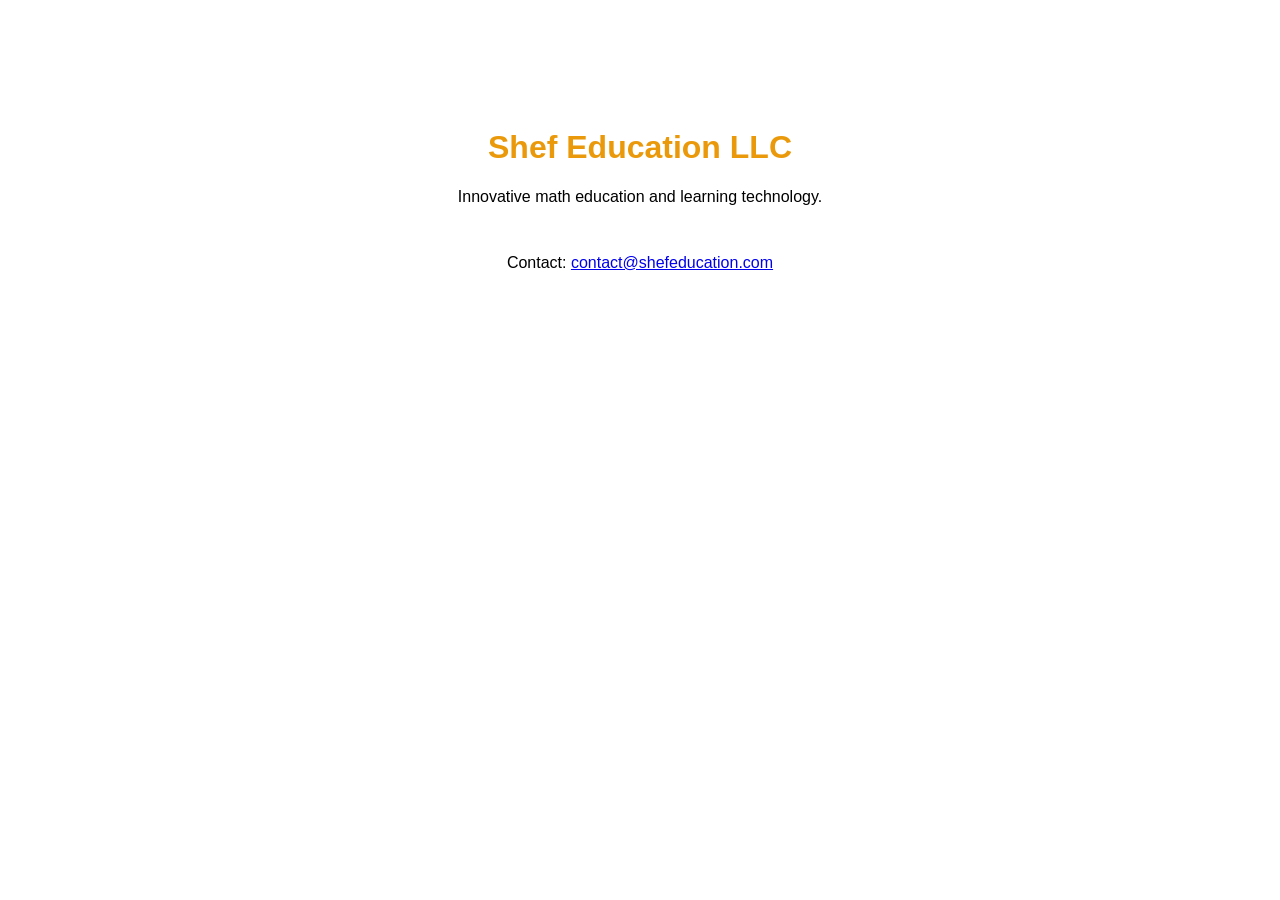
<file: index.html>
<!DOCTYPE html>
<html lang="en">
<head>
  <link rel="stylesheet" type="text/css" href="css/main.css">
  <meta charset="UTF-8" />
  <title>Shef Education LLC</title>
  <style>
    body { font-family: sans-serif; text-align: center; padding: 100px; }
    h1 { color: #ea990b; }
  </style>
</head>
<body>
  <h1>Shef Education LLC</h1>
  <p>Innovative math education and learning technology.</p>

   <div class="countdown-timers">
                  <div class="countdown">
                    <h3 class="label">Big Launch In:</h3>
                    <div class="timer" id="launchDateTimer">Loading...</div>
                  </div>
                  
                </div>
  <p>Contact: <a href="mailto:contact@shefeducation.com">contact@shefeducation.com</a></p>
      <script src="scripts/countdown_script.js"></script>
</body>
  
</html>
</file>
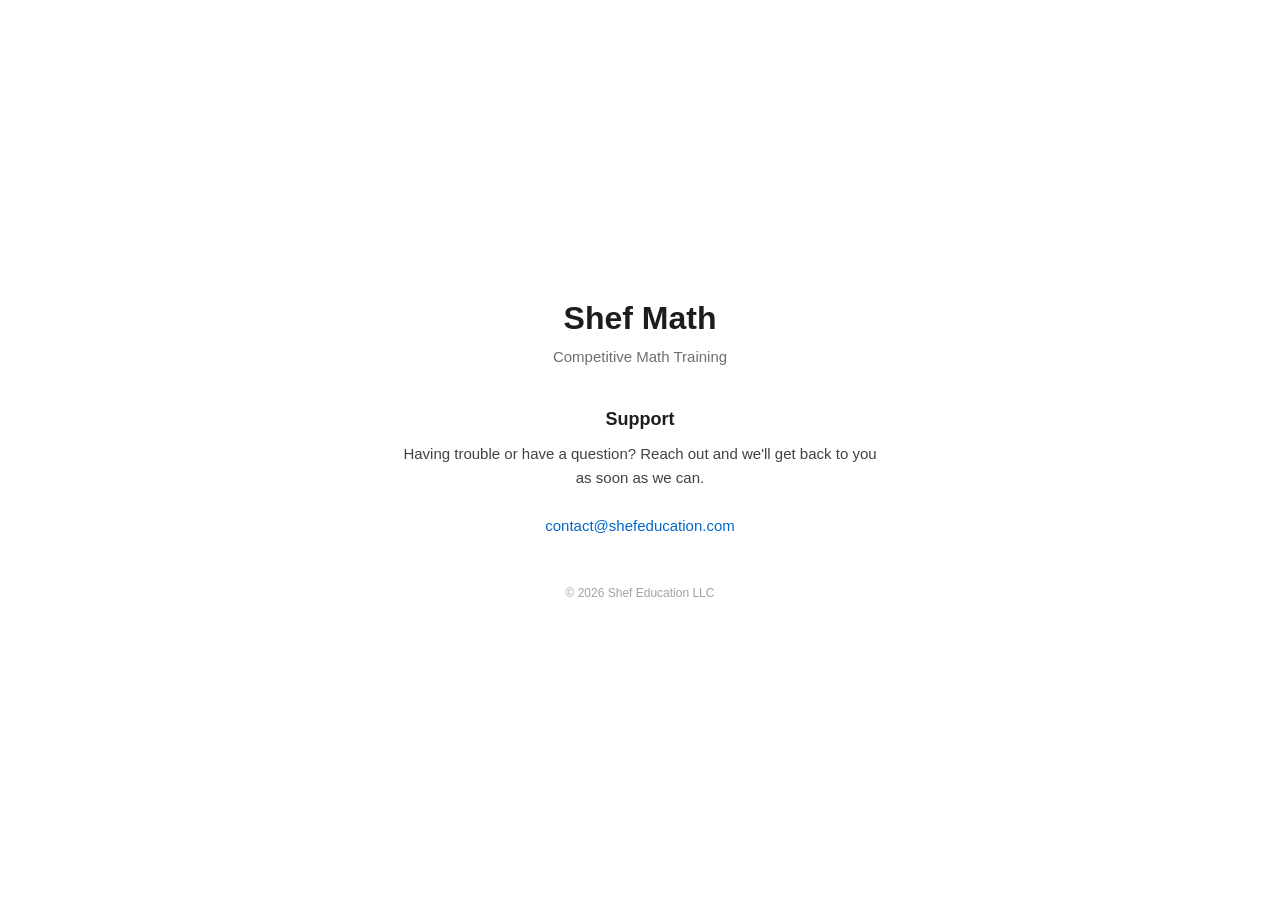
<file: support/index.html>
<!DOCTYPE html>
<html lang="en">
<head>
  <meta charset="UTF-8">
  <meta name="viewport" content="width=device-width, initial-scale=1.0">
  <title>Shef Math – Support</title>
  <style>
    * { margin: 0; padding: 0; box-sizing: border-box; }
    body {
      font-family: -apple-system, BlinkMacSystemFont, "Segoe UI", Roboto, Helvetica, Arial, sans-serif;
      color: #1d1d1f;
      background: #fff;
      display: flex;
      justify-content: center;
      align-items: center;
      min-height: 100vh;
      padding: 24px;
    }
    .container {
      max-width: 480px;
      text-align: center;
    }
    h1 {
      font-size: 32px;
      font-weight: 700;
      margin-bottom: 8px;
    }
    .tagline {
      color: #6e6e73;
      font-size: 15px;
      margin-bottom: 40px;
    }
    h2 {
      font-size: 18px;
      font-weight: 600;
      margin-bottom: 12px;
    }
    p {
      font-size: 15px;
      line-height: 1.6;
      color: #424245;
      margin-bottom: 24px;
    }
    a {
      color: #0066cc;
      text-decoration: none;
    }
    a:hover {
      text-decoration: underline;
    }
    .footer {
      margin-top: 48px;
      font-size: 12px;
      color: #a1a1a6;
    }
  </style>
</head>
<body>
  <div class="container">
    <h1>Shef Math</h1>
    <p class="tagline">Competitive Math Training</p>
    <h2>Support</h2>
    <p>Having trouble or have a question? Reach out and we'll get back to you as soon as we can.</p>
    <p><a href="mailto:contact@shefeducation.com">contact@shefeducation.com</a></p>
    <div class="footer">&copy; 2026 Shef Education LLC</div>
  </div>
</body>
</html>
</file>
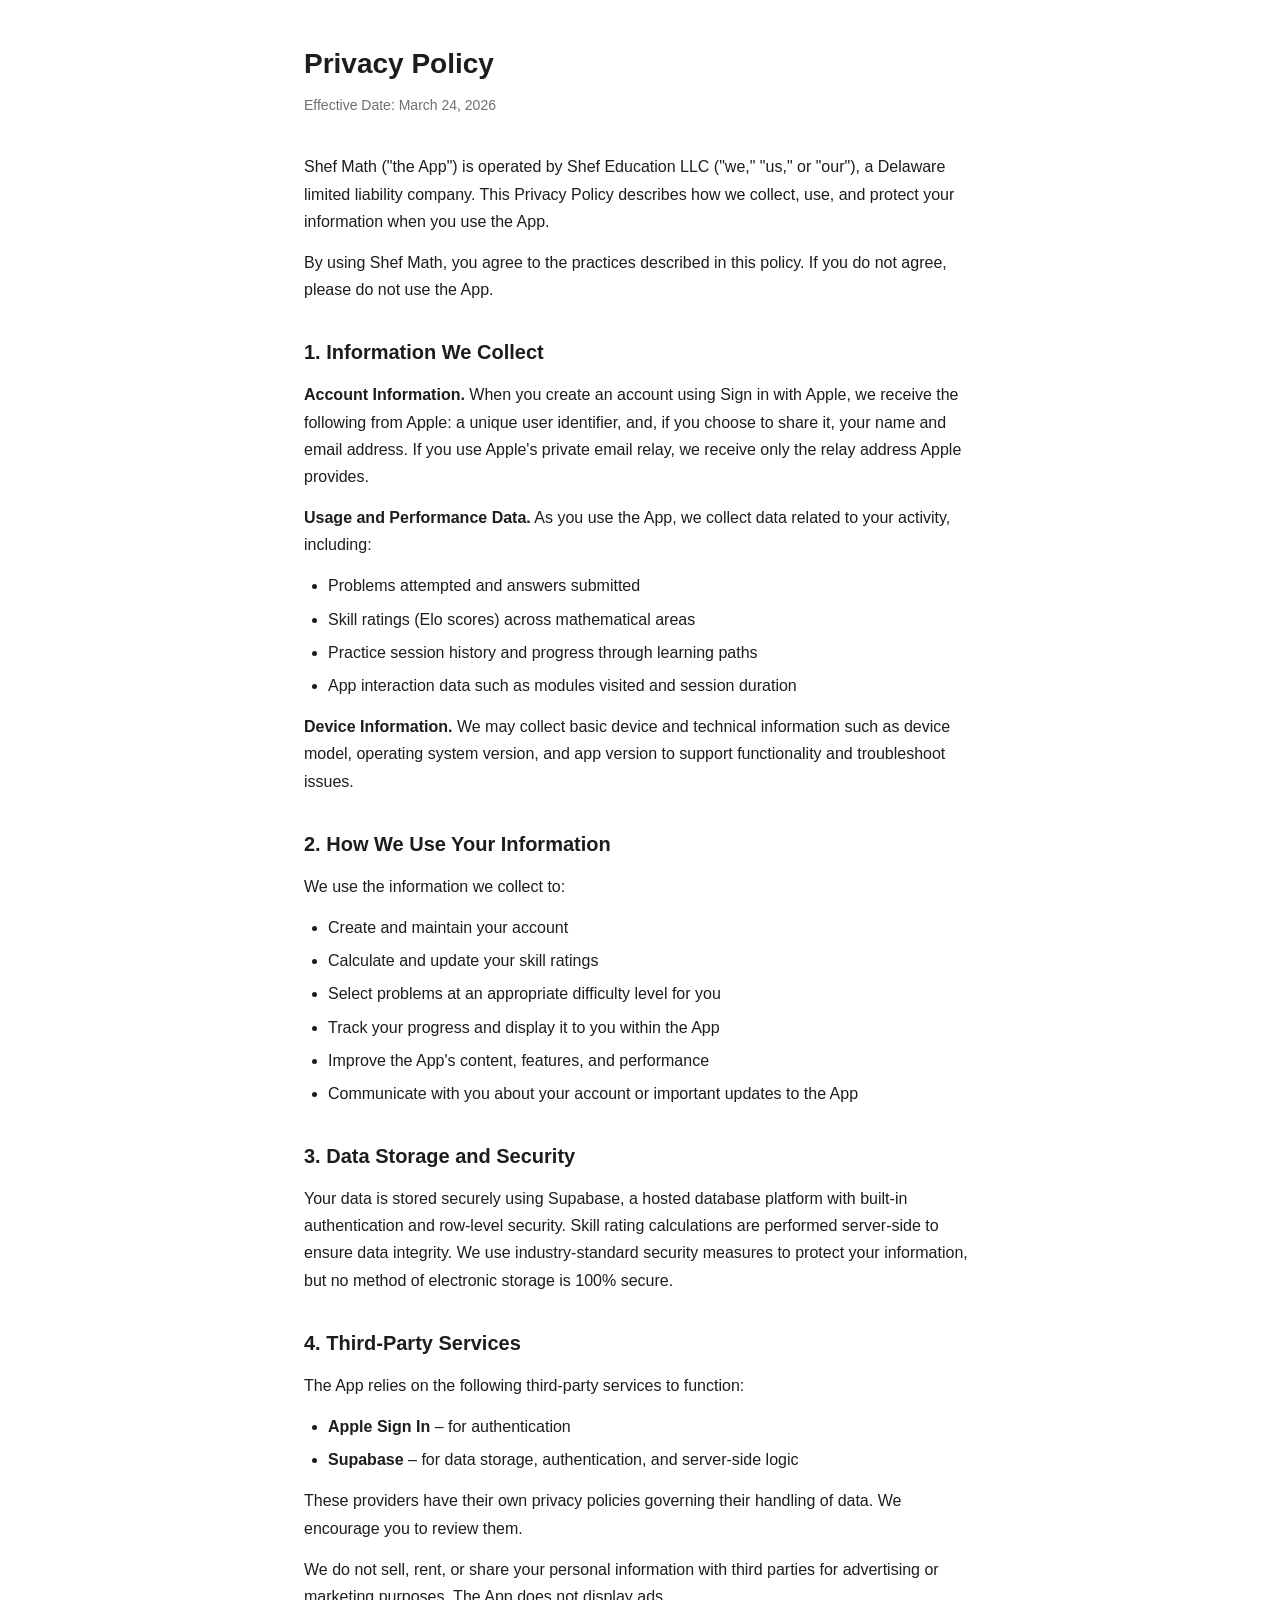
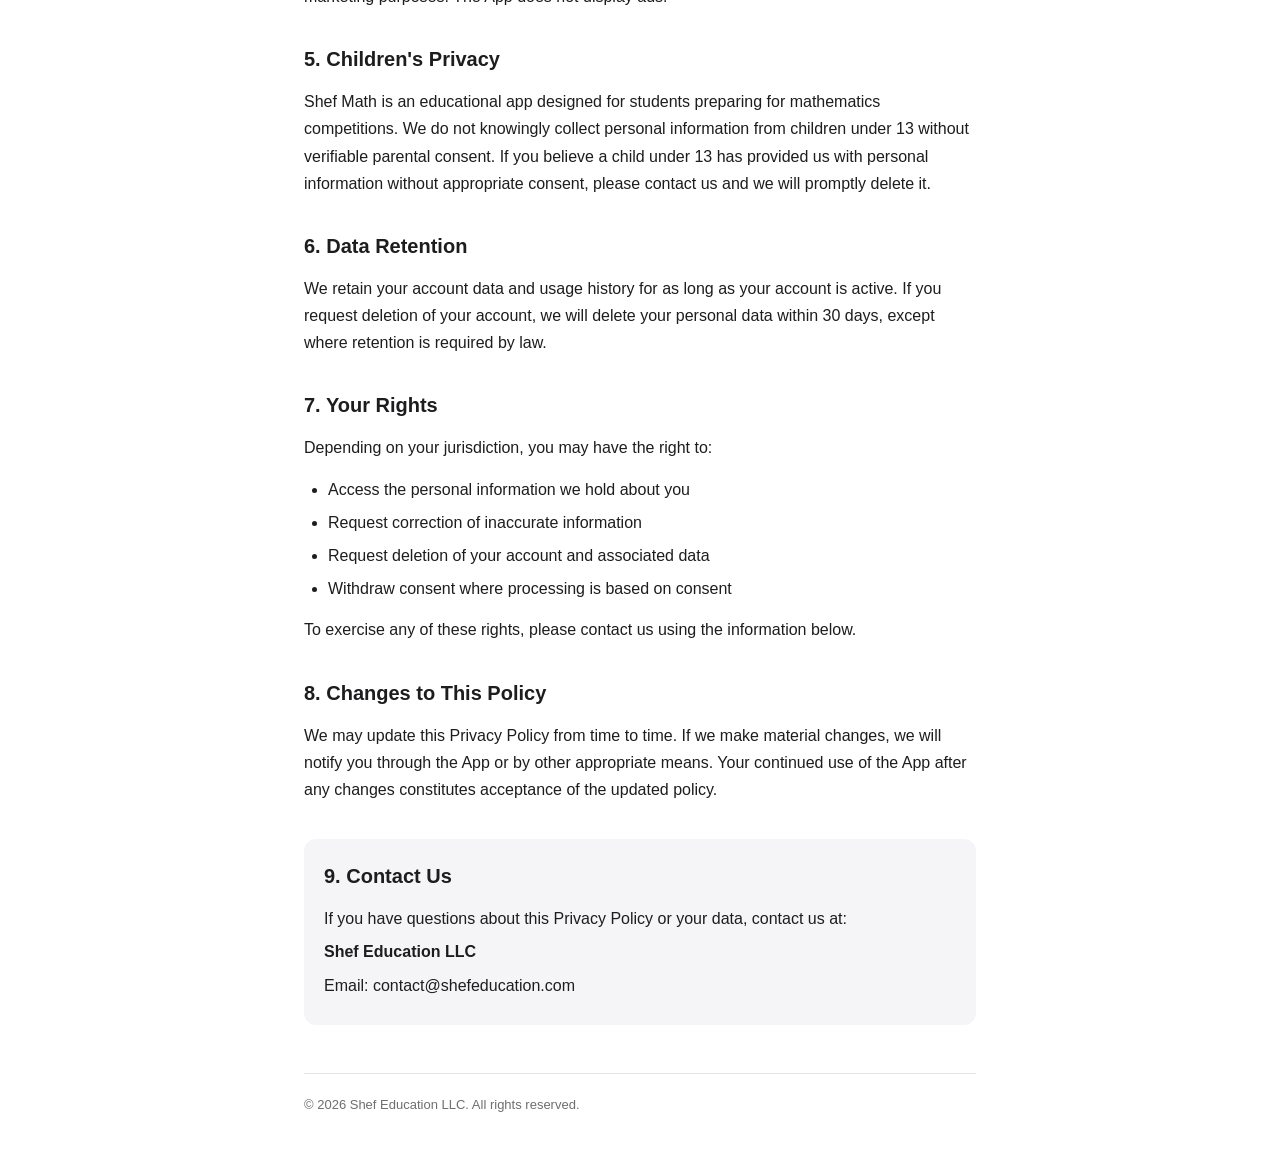
<file: privacy.html>
<!DOCTYPE html>
<html lang="en">
<head>
  <meta charset="UTF-8">
  <meta name="viewport" content="width=device-width, initial-scale=1.0">
  <title>Shef Math – Privacy Policy</title>
  <style>
    * { margin: 0; padding: 0; box-sizing: border-box; }
    body {
      font-family: -apple-system, BlinkMacSystemFont, "Segoe UI", Roboto, Helvetica, Arial, sans-serif;
      color: #1d1d1f;
      background: #fff;
      line-height: 1.7;
      padding: 40px 24px;
      max-width: 720px;
      margin: 0 auto;
    }
    h1 {
      font-size: 28px;
      font-weight: 700;
      margin-bottom: 6px;
    }
    .effective-date {
      color: #6e6e73;
      font-size: 14px;
      margin-bottom: 36px;
    }
    h2 {
      font-size: 20px;
      font-weight: 600;
      margin-top: 32px;
      margin-bottom: 12px;
    }
    p {
      margin-bottom: 14px;
    }
    ul {
      margin: 0 0 14px 24px;
    }
    li {
      margin-bottom: 6px;
    }
    .contact-block {
      margin-top: 36px;
      padding: 20px;
      background: #f5f5f7;
      border-radius: 12px;
    }
    .contact-block p {
      margin-bottom: 6px;
    }
    .footer {
      margin-top: 48px;
      padding-top: 20px;
      border-top: 1px solid #e5e5e5;
      color: #6e6e73;
      font-size: 13px;
    }
  </style>
</head>
<body>

<h1>Privacy Policy</h1>
<p class="effective-date">Effective Date: March 24, 2026</p>

<p>Shef Math ("the App") is operated by Shef Education LLC ("we," "us," or "our"), a Delaware limited liability company. This Privacy Policy describes how we collect, use, and protect your information when you use the App.</p>

<p>By using Shef Math, you agree to the practices described in this policy. If you do not agree, please do not use the App.</p>

<h2>1. Information We Collect</h2>

<p><strong>Account Information.</strong> When you create an account using Sign in with Apple, we receive the following from Apple: a unique user identifier, and, if you choose to share it, your name and email address. If you use Apple's private email relay, we receive only the relay address Apple provides.</p>

<p><strong>Usage and Performance Data.</strong> As you use the App, we collect data related to your activity, including:</p>
<ul>
  <li>Problems attempted and answers submitted</li>
  <li>Skill ratings (Elo scores) across mathematical areas</li>
  <li>Practice session history and progress through learning paths</li>
  <li>App interaction data such as modules visited and session duration</li>
</ul>

<p><strong>Device Information.</strong> We may collect basic device and technical information such as device model, operating system version, and app version to support functionality and troubleshoot issues.</p>

<h2>2. How We Use Your Information</h2>

<p>We use the information we collect to:</p>
<ul>
  <li>Create and maintain your account</li>
  <li>Calculate and update your skill ratings</li>
  <li>Select problems at an appropriate difficulty level for you</li>
  <li>Track your progress and display it to you within the App</li>
  <li>Improve the App's content, features, and performance</li>
  <li>Communicate with you about your account or important updates to the App</li>
</ul>

<h2>3. Data Storage and Security</h2>

<p>Your data is stored securely using Supabase, a hosted database platform with built-in authentication and row-level security. Skill rating calculations are performed server-side to ensure data integrity. We use industry-standard security measures to protect your information, but no method of electronic storage is 100% secure.</p>

<h2>4. Third-Party Services</h2>

<p>The App relies on the following third-party services to function:</p>
<ul>
  <li><strong>Apple Sign In</strong> – for authentication</li>
  <li><strong>Supabase</strong> – for data storage, authentication, and server-side logic</li>
</ul>

<p>These providers have their own privacy policies governing their handling of data. We encourage you to review them.</p>

<p>We do not sell, rent, or share your personal information with third parties for advertising or marketing purposes. The App does not display ads.</p>

<h2>5. Children's Privacy</h2>

<p>Shef Math is an educational app designed for students preparing for mathematics competitions. We do not knowingly collect personal information from children under 13 without verifiable parental consent. If you believe a child under 13 has provided us with personal information without appropriate consent, please contact us and we will promptly delete it.</p>

<h2>6. Data Retention</h2>

<p>We retain your account data and usage history for as long as your account is active. If you request deletion of your account, we will delete your personal data within 30 days, except where retention is required by law.</p>

<h2>7. Your Rights</h2>

<p>Depending on your jurisdiction, you may have the right to:</p>
<ul>
  <li>Access the personal information we hold about you</li>
  <li>Request correction of inaccurate information</li>
  <li>Request deletion of your account and associated data</li>
  <li>Withdraw consent where processing is based on consent</li>
</ul>

<p>To exercise any of these rights, please contact us using the information below.</p>

<h2>8. Changes to This Policy</h2>

<p>We may update this Privacy Policy from time to time. If we make material changes, we will notify you through the App or by other appropriate means. Your continued use of the App after any changes constitutes acceptance of the updated policy.</p>

<div class="contact-block">
  <h2 style="margin-top: 0;">9. Contact Us</h2>
  <p>If you have questions about this Privacy Policy or your data, contact us at:</p>
  <p><strong>Shef Education LLC</strong></p>
  <p>Email: contact@shefeducation.com</p>
</div>

<div class="footer">
  <p>&copy; 2026 Shef Education LLC. All rights reserved.</p>
</div>

</body>
</html>
</file>
<file: css/main.css>
/* Countdown timer container */
.countdown-timers {
  display: grid;
  gap: 2rem;
  margin-top: 2rem;
  grid-template-columns: repeat(auto-fit, minmax(300px, 1fr));
}

/* Individual countdown container */
.countdown {
  text-align: center;
  background-color: #f3f4f6; /* Light gray */
  padding: 1rem;
  border-radius: 0.5rem;
  box-shadow: 0 2px 4px rgba(0, 0, 0, 0.1);
}

/* Countdown label */
.label {
  font-size: 1.25rem;
  font-weight: bold;
  margin-bottom: 0.5rem;
}

/* Timer text */
.timer {
  font-size: 2rem;
  font-weight: bold;
  color: #1f2937; /* Dark gray */
}
</file>
